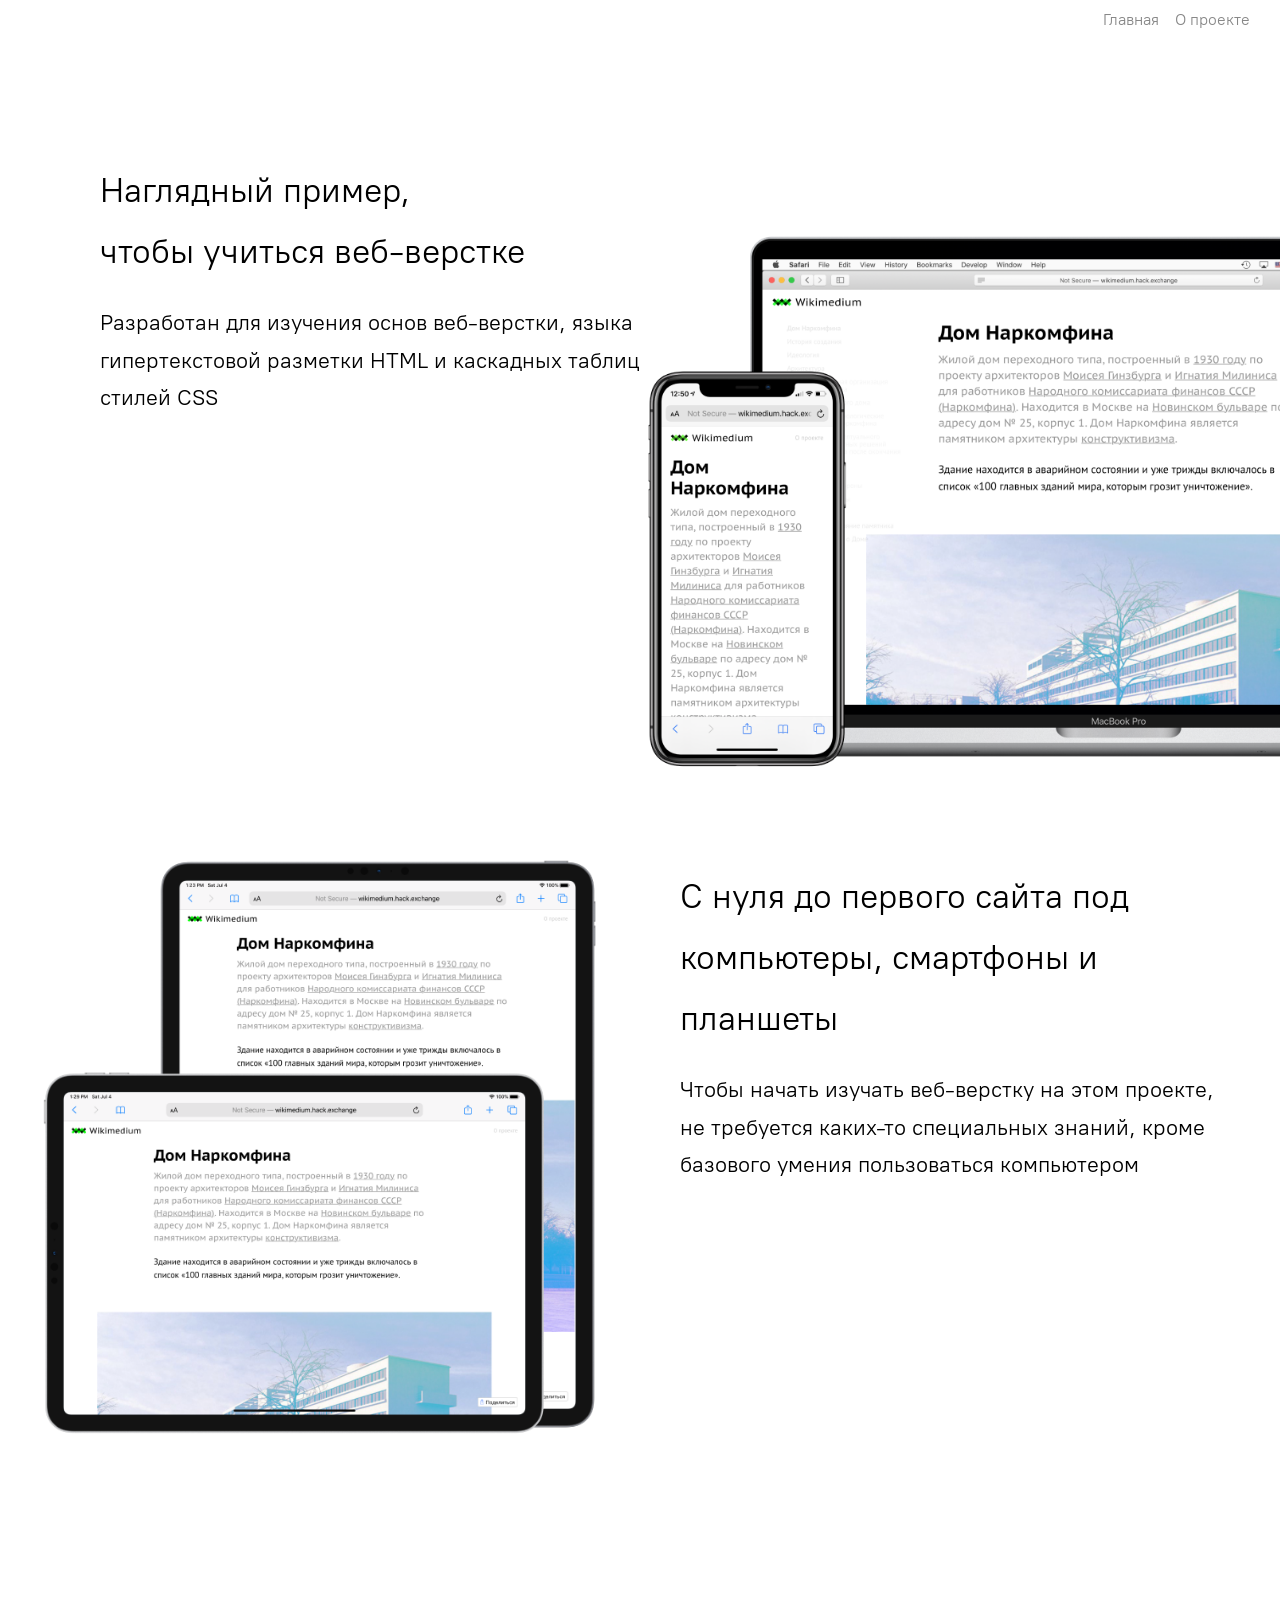
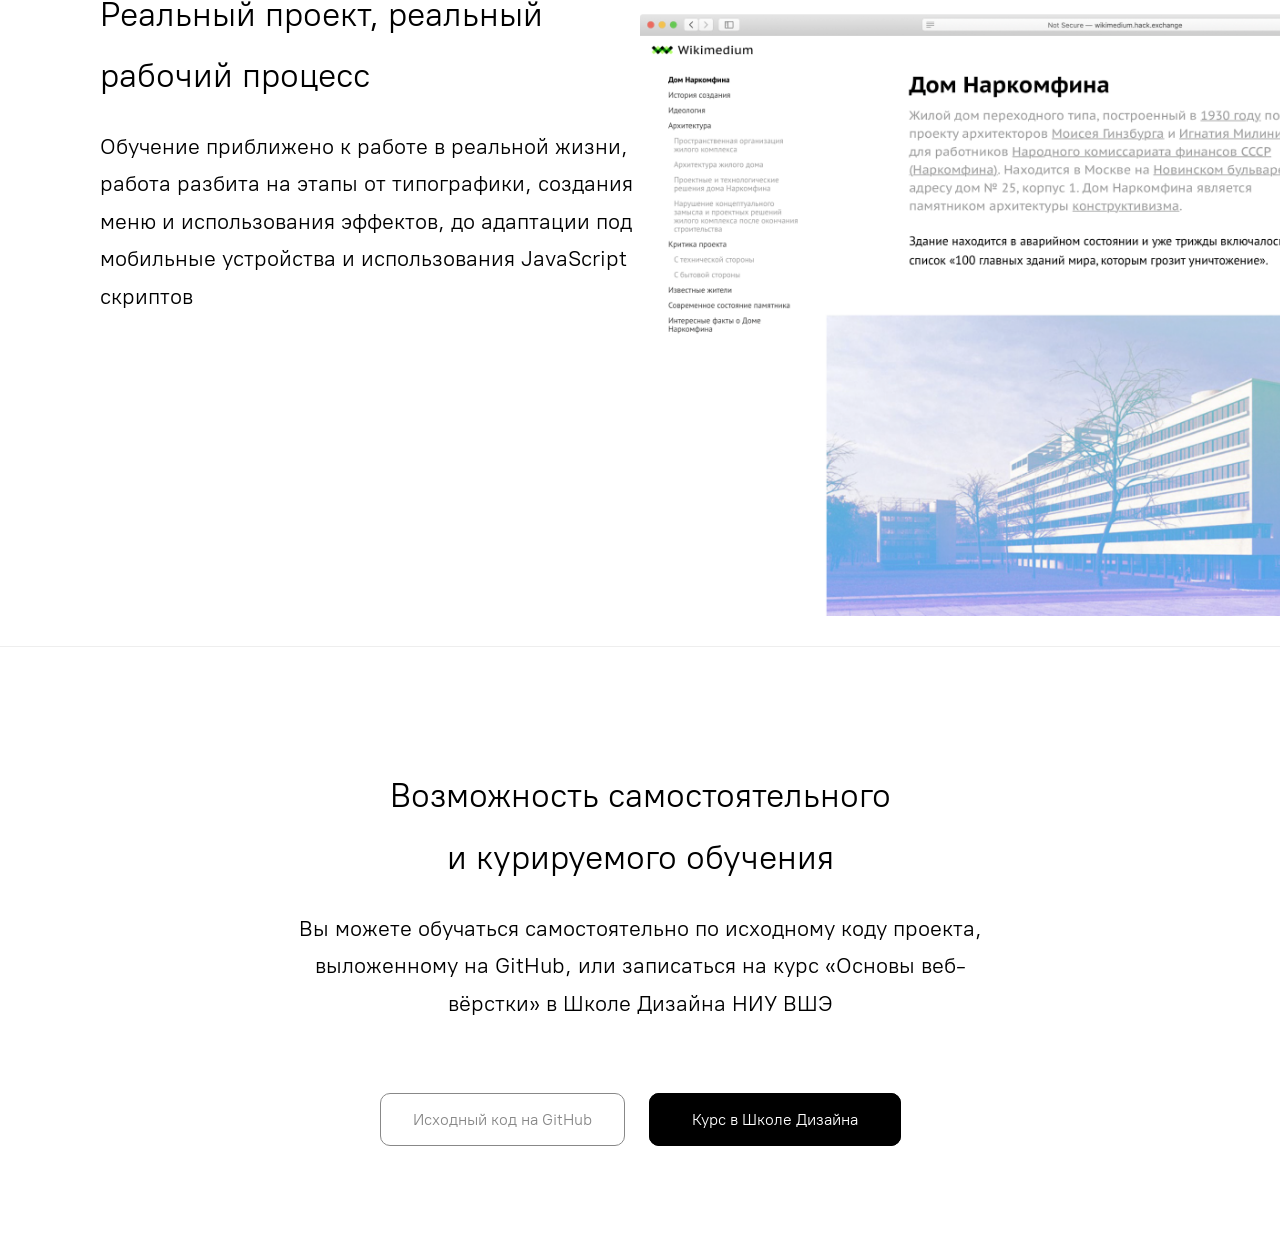
<file: about.html>
<!doctype html>
<html lang="ru">
  <head>
    <meta charset="UTF-8" />
    <meta name="viewport" content="width=device-width, initial-scale=1.0" />
    <title>О проекте</title>
    <link rel="stylesheet" href="stylesheets/style.css" />
    <link rel="icon" href="images/favicon.png" type="image/png" />
    <link rel="icon" href="images/favicon.ico" type="image/ico" />
  </head>
  <body class="about">
    <nav class="menubar">
      <a href="index.html">Главная</a>
      <a href="about.html">О проекте</a>
    </nav>

    <main class="about-main">
      <section class="section-1">
        <div>
          <h2>Наглядный пример, чтобы&nbsp;учиться веб-верстке</h2>
          <p>
            Разработан для изучения основ веб-верстки, языка гипертекстовой
            разметки HTML и каскадных таблиц стилей CSS
          </p>
        </div>
        <div>
          <img
            src="images/about1.png"
            alt="мокап проекта Дом Наркомфина на планшете и телефоне"
            \
          />
        </div>
      </section>

      <section class="section-2">
        <div>
          <img
            src="images/about2.png"
            alt="мокап проекта Дом Наркомфина на планшетах"
            \
          />
        </div>

        <div>
          <h2>С нуля до первого сайта под компьютеры, смартфоны и планшеты</h2>

          <p>
            Чтобы начать изучать веб-верстку на этом проекте, не требуется
            каких-то специальных знаний, кроме базового умения пользоваться
            компьютером
          </p>
        </div>
      </section>

      <section class="section-3">
        <div>
          <h2>Реальный проект, реальный рабочий процесс</h2>
          <p>
            Обучение приближено к работе в реальной жизни, работа разбита на
            этапы от типографики, создания меню и использования эффектов, до
            адаптации под мобильные устройства и использования JavaScript
            скриптов
          </p>
        </div>
        <div>
          <img
            src="images/about3.png"
            alt="скрин проекта Дом Наркомфина из браузера"
            \
          />
        </div>
      </section>
      <section class="section-4">
        <div class="about-text">
          <h2>Возможность самостоятельного и&nbsp;курируемого обучения</h2>
          <p>
            Вы можете обучаться самостоятельно по исходному коду проекта,
            выложенному на GitHub, или записаться на курс «Основы веб-вёрстки» в
            Школе Дизайна НИУ ВШЭ
          </p>
        </div>

        <div>
          <a href="https://github.com/" class="about-link light"
            >Исходный код на GitHub</a
          >
          <a href="https://creative.hse.ru/ba" class="about-link dark"
            >Курс в Школе Дизайна</a
          >
        </div>
      </section>
    </main>
  </body>
</html>
</file>
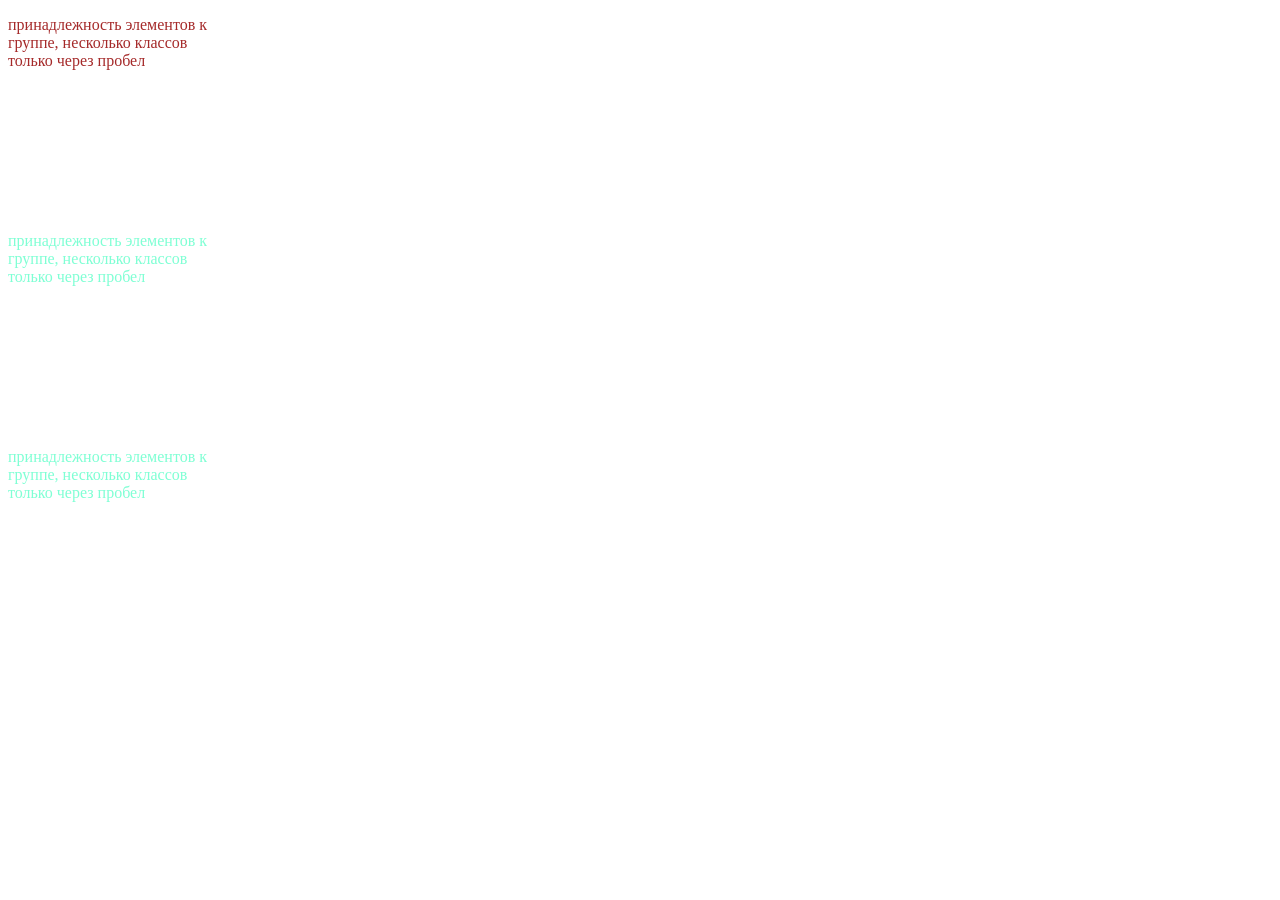
<file: cssbase.html>
<!doctype html>
<html lang="ru">
  <head>
    <meta charset="UTF-8" />
    <meta name="viewport" content="width=device-width, initial-scale=1.0" />
    <title>Основы css</title>
    <style>
      /* идентификатор */
      #paragraph_1 {
        color: brown;
      }
      .text {
        color: aquamarine;
      }
      p {
        color: blueviolet;
        width: 200px;
        height: 200px;
      }
    </style>
  </head>
  <body>
    <p class="text" id="paragraph_1">
      принадлежность элементов к группе, несколько классов только через пробел
    </p>
    <p class="text" id="paragraph_2">
      принадлежность элементов к группе, несколько классов только через пробел
    </p>
    <p class="text" id="paragraph_3">
      принадлежность элементов к группе, несколько классов только через пробел
    </p>
  </body>
</html>
</file>
<file: stylesheets/style.css>
@import "reset.css";
@import "fonts.css";
@import "layout.css";
</file>
